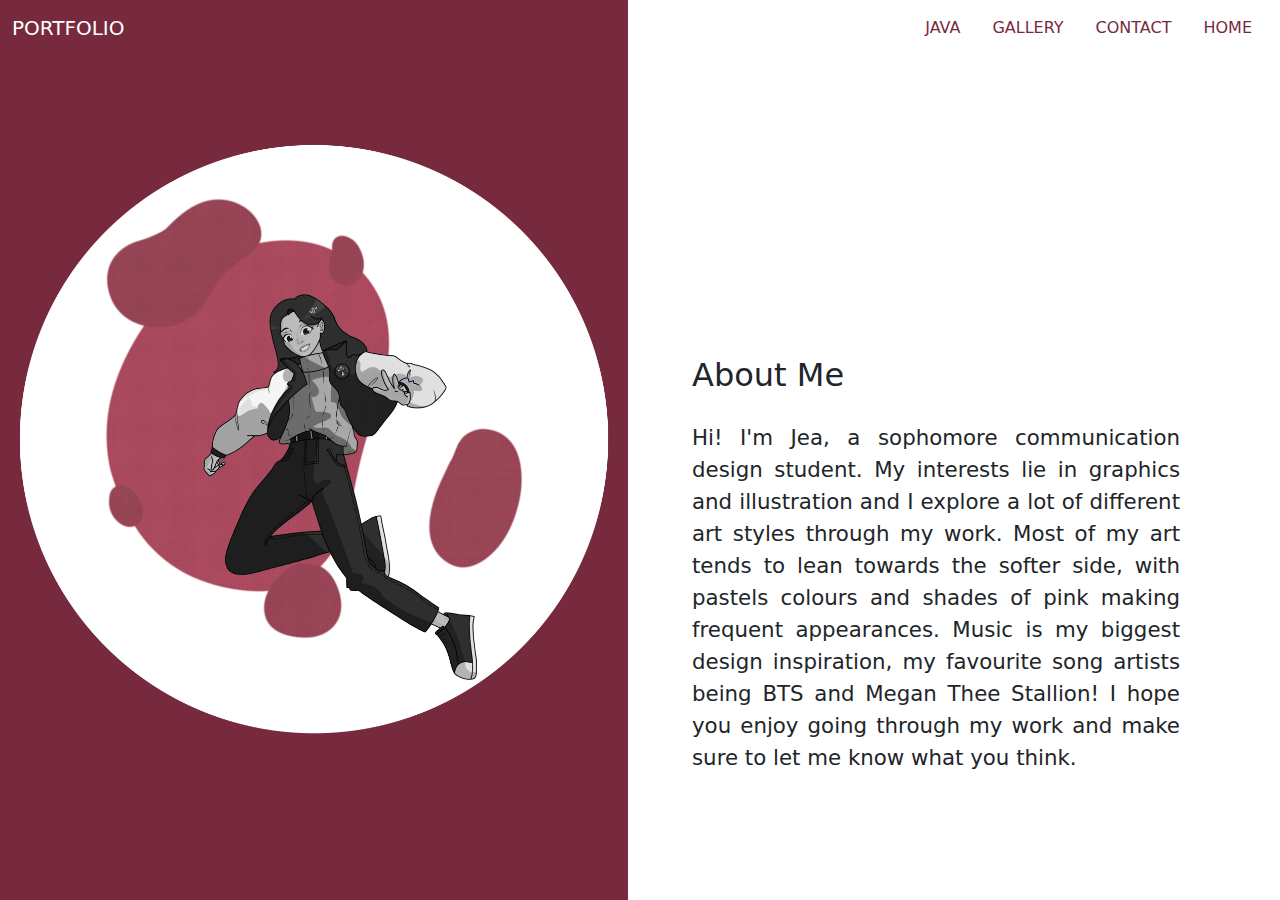
<file: html/aboutme.html>
<!DOCTYPE html>
<html lang="en">
<head>
    <meta charset="UTF-8">
    <meta http-equiv="X-UA-Compatible" content="IE=edge">
    <meta name="viewport" content="width=device-width, initial-scale=1.0">
    <link rel="stylesheet" href="../css/about.css">
    <!-- Latest compiled and minified CSS -->
<link href="https://cdn.jsdelivr.net/npm/bootstrap@5.2.1/dist/css/bootstrap.min.css" rel="stylesheet">

<!-- Latest compiled JavaScript -->
<script src="https://cdn.jsdelivr.net/npm/bootstrap@5.2.1/dist/js/bootstrap.bundle.min.js"></script>


<link href="https://cdn.jsdelivr.net/npm/bootstrap@5.2.1/dist/css/bootstrap.min.css" rel="stylesheet">
<script src="https://cdn.jsdelivr.net/npm/bootstrap@5.2.1/dist/js/bootstrap.bundle.min.js"></script>
</head>

<BODY >

    <div class="container-fluid banner">
        <div class="row">
            <div class="col-12 col-md-12 col-lg-12 col-sm-12">
                <nav class="navbar" style="background: none ;">
                   <div class="navbar-brand"; style="color: rgb(255, 255, 255) ;">
                   PORTFOLIO 
                   </div>
                   <ul class="nav justify-content-end">
                     <li class="nav item";>
                        <a class="nav-link"  style="color: rgb(119, 42, 62);" href="../html/java.html">JAVA</a>
                    </li>
                    <li class="nav item";>
                        <a class="nav-link"  style="color: rgb(119, 42, 62);" href="../html/gallery.html">GALLERY</a>
                    </li>
                    <li class="nav item">
                        <a class="nav-link" style="color: rgb(119, 42, 62);" href="../html/contact.html">CONTACT</a>
                    </li>
                    <li class="nav item">
                        <a class="nav-link" style="color: rgb(119, 42, 62);" href="../index.html">HOME</a>
                    </li>
                   </ul>
                </nav>
            </div>
        </div>
    </div>
    
    <div class="row no-gutters" style="min-height: 0%;">
            <div class="col-12 col-sm-12 col-md-6 col-lg-6 no-gutters">

                    <div class="leftside  d-flex justify-content-center  align-items-center">

                    <img src="../images/BLACK AND WHITE CHARACTER.png" class="img-fluid mx-auto d-block" alt="" width="650px" >
                    
                   
                   
                    </div>




            </div>
            <div class="col-12 col-sm-12 col-md-6 col-lg-6 no-gutters float-start">

                
                <h2 style="padding-left:40px; padding-top: 300px;">About Me</h2>
                <p style="font-size:16pt; padding-left:40px; padding-right:40px; padding-top:20px; margin-right: 60px; 
                text-align: justify;"

                   >Hi! I'm Jea, a sophomore communication design student. 
                    My interests lie in graphics and illustration and I explore a lot of different art 
                    styles through my work. Most of my art tends to lean towards the softer side, 
                    with pastels colours and shades of pink making frequent appearances. Music is 
                    my biggest design inspiration, my favourite song artists being BTS and Megan Thee Stallion!
                    I hope you enjoy going through my work and make sure to let me know what you think. </p>
                </div>

            </div>

    </div>

    



   

    </head>
</BODY>
    </html >
</file>
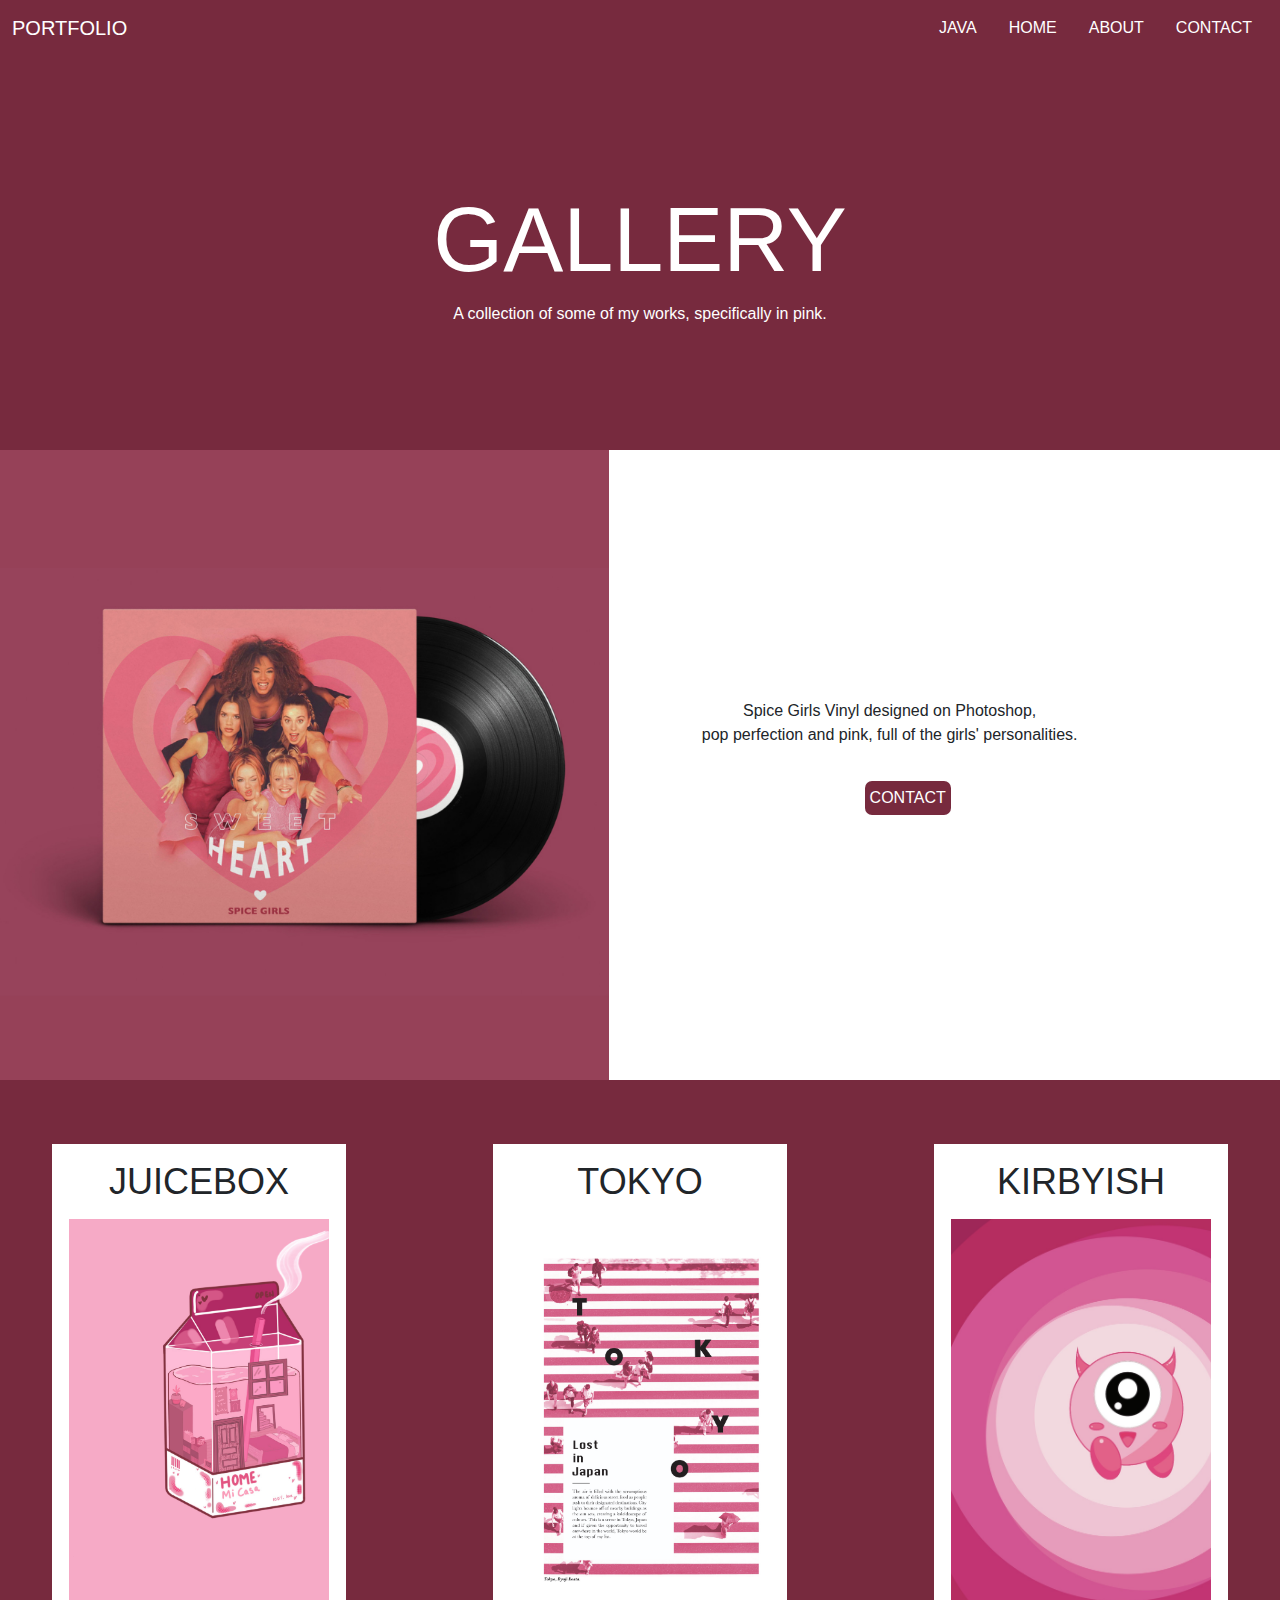
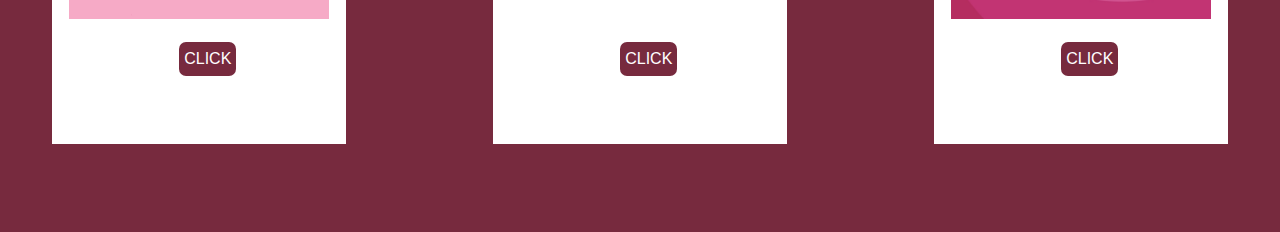
<file: html/gallery.html>
<!DOCTYPE html>
<html lang="en">

<head>
    <meta charset="UTF-8">
    <meta http-equiv="X-UA-Compatible" content="lombok">
    <meta name="viewport" content="width=device-width, initial-scale=1.0">
    <title> gallery </title>
    

    <link rel="stylesheet" href="../css/gallery.css">
       <!-- Latest compiled and minified CSS -->
<link href="https://cdn.jsdelivr.net/npm/bootstrap@5.2.1/dist/css/bootstrap.min.css" rel="stylesheet">
<link href="../css/gallery.css" rel="stylesheet">
<!-- Latest compiled JavaScript -->
<script src="https://cdn.jsdelivr.net/npm/bootstrap@5.2.1/dist/js/bootstrap.bundle.min.js"></script>


<link href="https://cdn.jsdelivr.net/npm/bootstrap@5.2.1/dist/css/bootstrap.min.css" rel="stylesheet">
<script src="https://cdn.jsdelivr.net/npm/bootstrap@5.2.1/dist/js/bootstrap.bundle.min.js"></script>
</head>

<body>
   

    <section>
        <div class="section_b">
            <div class="section_b">
                <div class="container-fluid">
                    <div class="row">
                        <div class="col-md-12">
                            <nav class="navbar">
                               <div class="navbar-brand"; style="color:rgb(255, 255, 255) ;">
                               PORTFOLIO 
                               </div>
                               <ul class="nav justify-content-end">
                                <li class="nav item">
                                    <a class="nav-link" style="color: #fff;" href="../html/java.html">JAVA</a>
                                </li>
                                <li class="nav item">
                                    <a class="nav-link" style="color: #fff;" href="../index.html">HOME</a>
                                </li>
                                <li class="nav item">
                                    <a class="nav-link" style="color: #fff;" href="../html/aboutme.html">ABOUT</a>
                                </li>
                                <li class="nav item">
                                    <a class="nav-link" style="color: #fff;" href="../html/contact.html">CONTACT</a>
                                </li>
                               </ul>
                            </nav>
                        </div>

            <div class="section_text">
                <h1 style="font-size:10vh;margin-bottom: 0%;"> GALLERY</h1>
                <p class="m-2"> A collection of some of my works, specifically in pink.
                    
                </p>
            </div>
        </div> 




    </section>

    

    <div class="container-fluid row">
        <div class="col-5 p-0"style="margin-left:0vw";>
            <img src="../images/vinyl single squareish.jpg" ; style="height:70vh;">
        </div>
       <div class="col-7 m-auto" style="text-align: center;"> 
        <p> Spice Girls Vinyl designed on Photoshop,<br>
       pop perfection and pink, full of the girls' personalities.</p>
    <p><button class="article_button3" style="color:#fff"><a href="../html/contact.html" style="text-decoration: none;color:#fff">CONTACT</a></button></p></div> 
    </div>

    

    <section class="containerB row" style="padding: 4rem;">

        <div class="card-grid col-3" >


            <div class="article_text">
                <h1 class="article_head m-3"> JUICEBOX </h1>
                
             
            </div>

            <div class="article_image" style="background-image:url(../images/cropped\ home\ juice\ carton.jpg)"></div>
           
            <button class="article_button"><a href="../html/home.html" style="text-decoration: none; color:rgb(255, 255, 255)">CLICK</a></button>

        </div>
        <div class="col" ></div>
        <div class="card-grid col-3" >

    
            <div class="article_text">
                <h1 class="article_head m-3"> TOKYO </h1>
                
            </div>
            <div class="article_image" style="background-image: url(../images/pink\ newsletter\ page\ tokyo.jpg);"></div>
            
            <button class="article_button"><a href="../html/home.html" style="text-decoration: none; color:rgb(255, 255, 255)">CLICK</a></button>
        </div>
        <div class="col" ></div>
        <div class="card-grid col-3">

            <div class="article_text m-3">
                <h1 class="article_head"> KIRBYISH</h1>
                
               
            </div>
            <div class="article_image" style="background-image: url(../images/pink\ mike\ wazouski\ kirby\ hybrid.JPG);"></div>
            
            <button class="article_button" style="color:#fff"><a href="../html/home.html" style="text-decoration: none; color:rgb(255, 255, 255)">CLICK</a></button>

        </div>





    </section>

</body>
</file>
<file: css/about.css>
.leftside, .rightside {

    height: 100vh;
    width: 100%;

}


.leftside{
    margin-top: -56px;
    background-color: rgb(119, 42, 62);
}

.rightside{
    margin-top: -56px;
    background-color: rgb(255, 255, 255);
}
</file>
<file: css/gallery.css>
*{
    font-family: Arial, Helvetica, sans-serif;

}

header{

background-size: cover;
height: 600px;
}

nav{
    border: 2px;
    border-color: white;
    display: flex;
    justify-content:space-between;
   align-items: center;
}

.nav-links {
flex:1;
text-align: center;
display: inline-block;
font-size: medium;
}

.nav-links ul li { 
list-style: none;
display: inline-block;
padding-right: 5px;
}

.nav-links ul li a {
    color:black;
    text-decoration: none;
}
#subs-button{
    text-align: right;
    font-size: medium;
    padding: 5px;
    list-style: none; 
    border: 1px solid black;
    background-color: rgb(248, 252, 255);
    margin-right: 5px;
}


.text-box{
    justify-content: center;
    text-align: center;
    padding-top: 180px;
    font-size: 15px;
}

.section_b{
    text-align: center;
    justify-content: center;
    background-color:rgb(119, 42, 62);
    height: 450px;
    
}

.section_text{
    padding-top: 130px;
    color: white;
}

.container{
flex-wrap: wrap;
    text-align: left;
    justify-content: space-between;
    height: 500px;
    width: 1250px;;
    background-color: rgb(255, 255, 255);
    display: flex;
}

.content{
    padding: 100px 60px 100px 60px;}

.containerB {
    background-color:  rgb(119, 42, 62);
    display: flex;
    justify-content: center;
    height: 47rem;
}

.card-grid{
    background-color: white;
    height: 600px;
    width:400px;
}

.card-gridb{
    height: 600px;
    width:400px;
    background-color: rgb(119, 42, 62);
    color: white;
}
.article_text{
    text-align: center;
}

.article_image {
    background-color: rgb(255, 255, 255);
    background-size: cover;
    height: 400px;
    margin:5px;
} 


.article_button{
    background-color: rgb(119, 42, 62);
    border-radius: 7px;
   border: 0px solid;
    padding: 5px;
    margin-left: 9vw;
    margin-top: 2vh;
   
   }

.article_button2{
    background-color: rgb(255, 255, 255);
    border-radius: 7px;
    border: 0px solid;
    padding: 5px;
    margin-left: 9vw;
    margin-top: 2vh;
   
   }

   .article_button3{
    background-color: rgb(119, 42, 62);
    border-radius: 7px;
   border: 0px solid;
    padding: 5px;
    margin-left: 4vh;
    margin-top: 2vh;
   
   }

  .article_head
   {
    font-size:4vh;
   }
</file>
